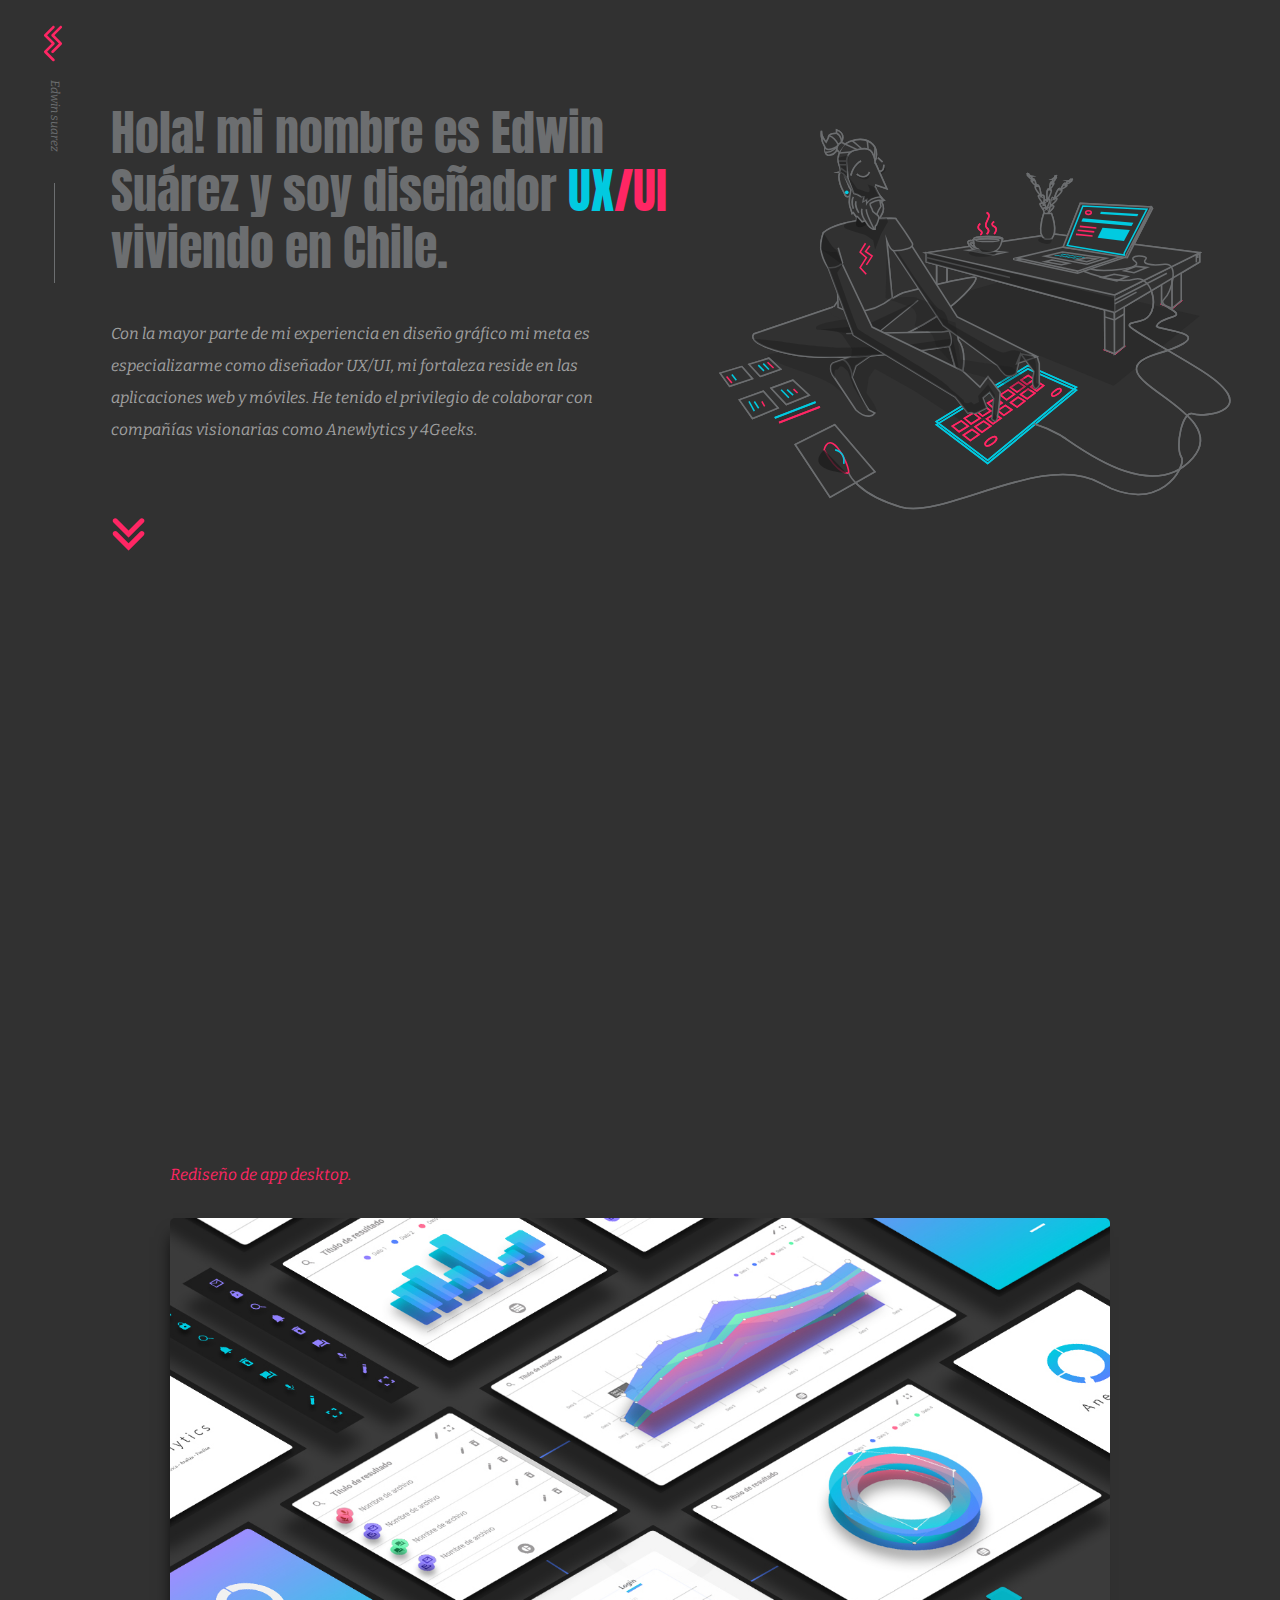
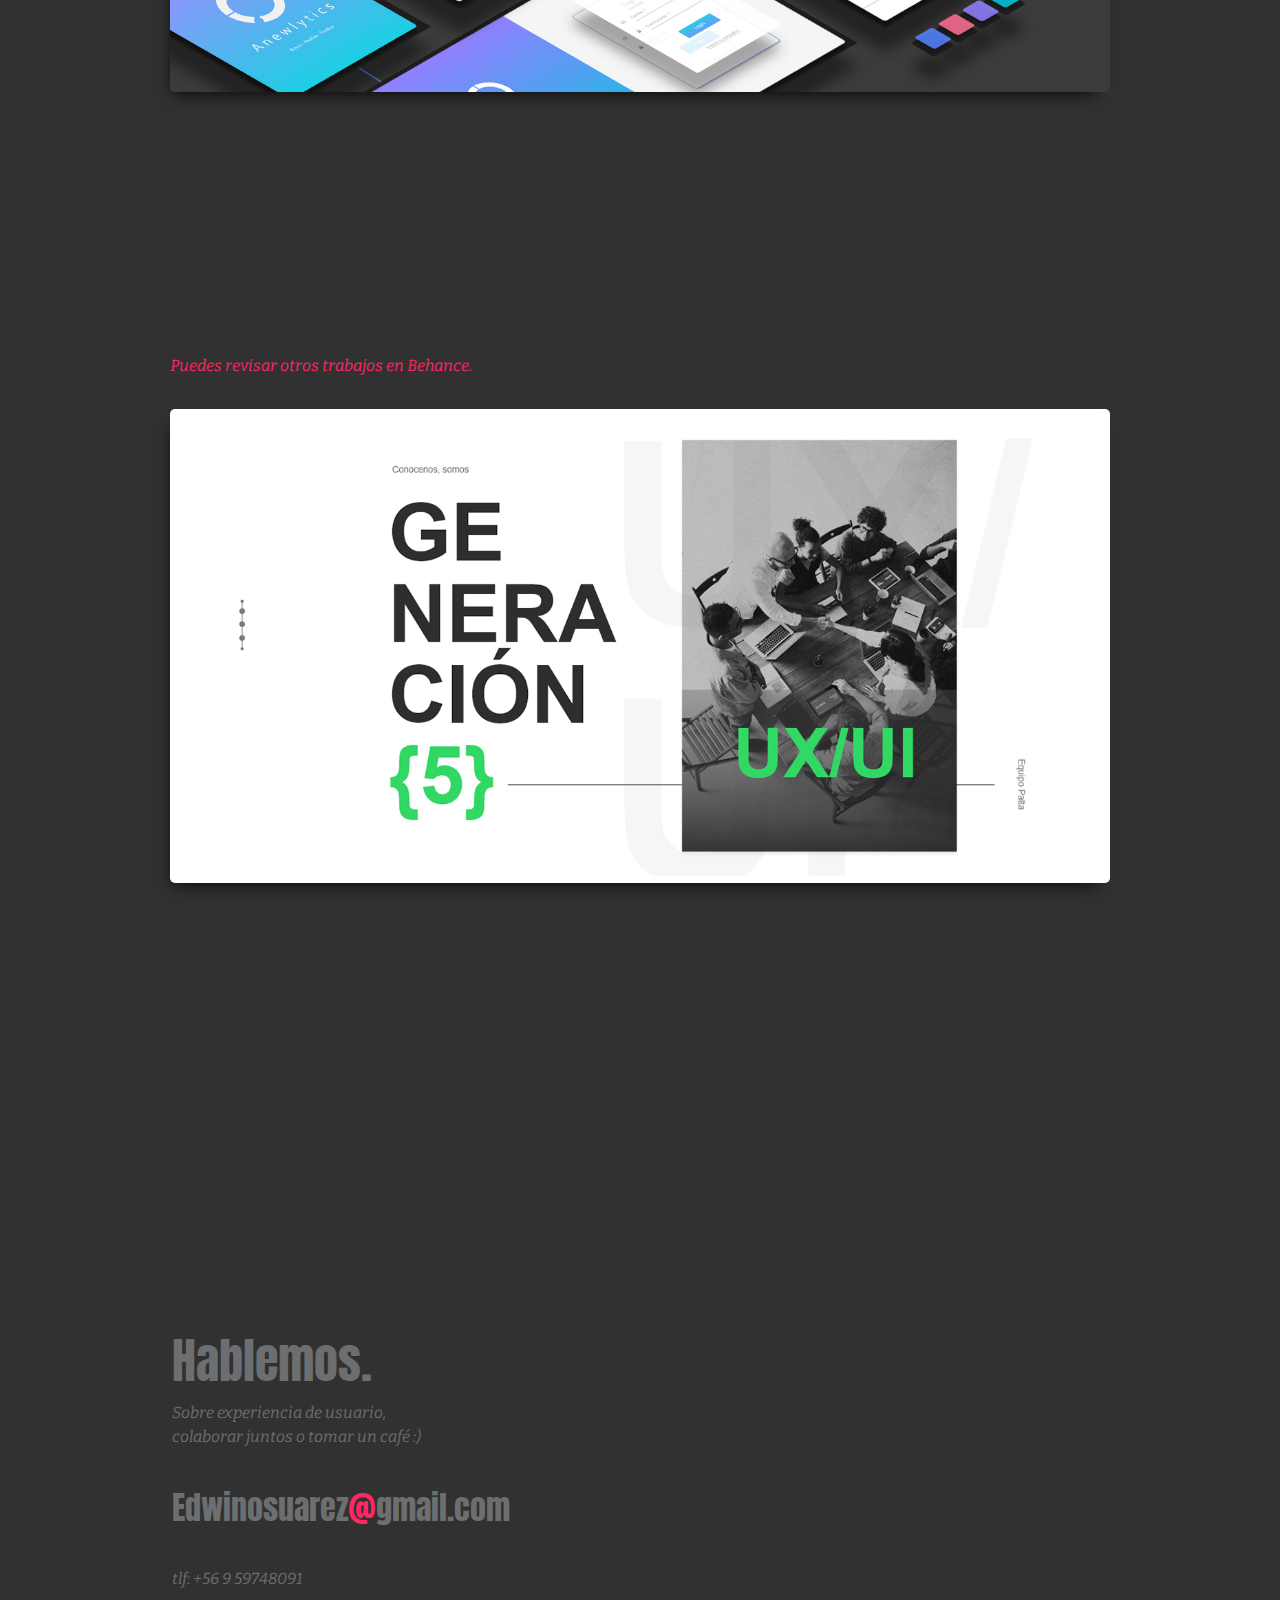
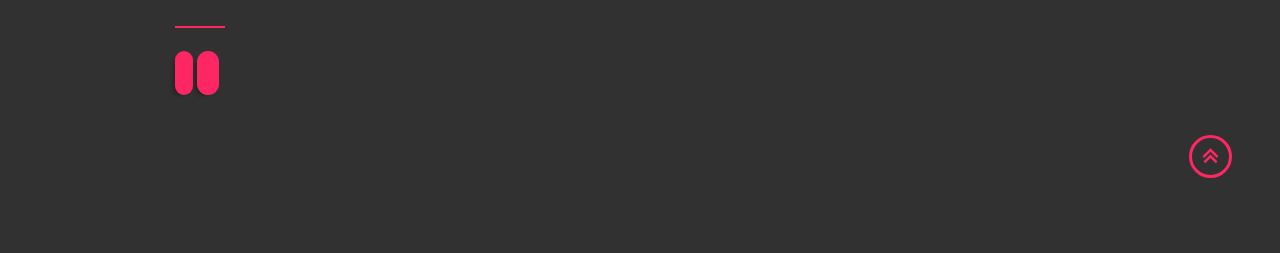
<file: index.html>
<!DOCTYPE html>
<html lang="es">

<head>
    <title>Portafolio-ES</title>
    <meta charset="UTF-8">
    <meta name="viewport" content="width=device-width, initial-scale=1.0">
    <meta http-equiv="X-UA-Compatible" content="ie=edge">
    <!--Google fonts-->
    <link href="https://fonts.googleapis.com/css?family=Anton|Bitter:400,400i,700&display=swap" rel="stylesheet">
    <!--Font Awesome-->
    <link rel="stylesheet" href="https://use.fontawesome.com/releases/v5.6.3/css/all.css"
        integrity="sha384-UHRtZLI+pbxtHCWp1t77Bi1L4ZtiqrqD80Kn4Z8NTSRyMA2Fd33n5dQ8lWUE00s/" crossorigin="anonymous">
    <!--Styles.css-->
    <link rel="stylesheet" href="assets/css/main.css">
</head>

<body>
    <div class="bg-color">
        <header class="header container-fluid">
            <nav class="header__nav navbar  fixed-top navbar-light">
                <a class="header__logo navbar-brand" href="#home">
                    <svg version="1.1" id="Layer_1" xmlns="http://www.w3.org/2000/svg"
                        xmlns:xlink="http://www.w3.org/1999/xlink" x="0px" y="0px" viewBox="0 0 43 80"
                        style="enable-background:new 0 0 43 80;" xml:space="preserve">
                        <g id="Home_page_high_V1.0_6_1_">
                            <g id="Grupo_6_1_" transform="translate(-143.774 -43.582)">
                                <path id="Unión_2_1_" class="st0"
                                    d="M184,50.1l-15.6,15.6L183.6,81c1.3,0.9,1.6,2.7,0.8,4c-0.2,0.3-0.5,0.6-0.8,0.8l-17.2,17.2
                                           c-1.1,1.1-2.9,1.1-4,0c-1.1-1.1-1.1-2.9,0-4L178,83.3l-15.2-15.2c-1.3-0.9-1.6-2.7-0.8-4c0.2-0.3,0.5-0.6,0.8-0.8l17.2-17.2
                                           c1.1-1.1,2.9-1.1,4,0C185.1,47.3,185.1,49,184,50.1C184,50.1,184,50.1,184,50.1z" />
                                <path id="Unión_3_1_" class="st0"
                                    d="M145.8,101.3c0-0.9,0.5-1.8,1.2-2.4l15.4-15.4L147,68.1c-1.3-0.9-1.6-2.7-0.8-4
                                           c0.2-0.3,0.5-0.6,0.8-0.8l17.1-17.1c1-1,2.5-1.2,3.7-0.4c1.5,1,1.6,3.1,0.4,4.3l-15.6,15.6l15.6,15.6c1.1,1.2,1.1,3,0,4.3
                                           l-15.6,15.6l15.6,15.6c1.1,1.1,1.1,2.9,0,4c-1.1,1.1-2.9,1.1-4,0L147,103.6C146.2,103.1,145.8,102.2,145.8,101.3L145.8,101.3z" />
                            </g>
                        </g>
                    </svg>
                </a>

                <div id="myNav" class="overlay">
                    <a href="javascript:void(0)" class="closebtn" onclick="closeNav()">
                        <i class="menu-icon-close fas fa-times"></i>
                        <span class="hamburger-inner"></span>
                        </span>
                        </button></a>
                    <div class="overlay-content">
                        <a href="index.html">TRABAJOS</a>
                        <a href="html/profile.html">SOBRE</a>
                        <a href="html/contacto.html">CONTACTO</a>
                    </div>
                </div>
                <span style="font-size:30px;cursor:pointer" onclick="openNav()">
                    <i class="menu-icon-burguer fas fa-bars"></i>
                </span>
            </nav>
        </header>

        <section class="name d-none d-lg-block">
            <p class="name__p">Edwin suarez</p>
            <div class="name__line"></div>
        </section>
        <!--<div class="back-button index-button">
            <i class="fas fa-comment-alt"></i>
        </div>-->
        <section class="home container panel" data-color="indigo" id="home">
            <h1 class=" home__h1 col-sm-12 col-md-7">Hola! mi nombre es Edwin Suárez y soy diseñador <span
                    class="home__ui-ux"><span style="color: #01CAE0;">UX</span>/UI</span> viviendo en Chile.</h1>
            <p class="home__p col-sm-12 col-md-6">Con la mayor parte de mi experiencia en diseño gráfico mi meta es
                especializarme como diseñador UX/UI, mi
                fortaleza reside en las aplicaciones web y móviles. He tenido el privilegio de colaborar con
                compañías visionarias como Anewlytics y 4Geeks.
            </p>
            <!--<div class="home__linea"></div>
        <div class="home__button row">
            <button type="button" class="button btn btn-outline-dark">Descargar CV</button>
            <button type="button" class="button btn btn-dark">Ver Trabajos</button>
        </div>
        <div class="home__works-tittle-line-f"></div>-->
            <a href="#works"> <svg class="home__down-icon" version="1.1" id="Layer_1" xmlns="http://www.w3.org/2000/svg"
                    xmlns:xlink="http://www.w3.org/1999/xlink" x="0px" y="0px" viewBox="0 0 35.7 36.3"
                    style="enable-background:new 0 0 35.7 36.3;" xml:space="preserve">
                    <style type="text/css">
                    </style>
                    <path class="st0" d="M33.3,3L33.3,3c-1-1-2.7-1-3.7,0L17.9,14.7L6.2,3c-1-1-2.7-1-3.7,0v0c-1,1-1,2.7,0,3.7L17.8,22c0,0,0.1,0,0.1,0
	c0,0,0.1,0,0.1,0L33.3,6.7C34.4,5.6,34.4,4,33.3,3z" />
                    <path class="st0" d="M33.3,16.1L33.3,16.1c-1-1-2.7-1-3.7,0L17.9,27.8L6.2,16.1c-1-1-2.7-1-3.7,0v0c-1,1-1,2.7,0,3.7l15.3,15.3
	c0,0,0.1,0,0.1,0c0,0,0.1,0,0.1,0l15.3-15.3C34.4,18.7,34.4,17.1,33.3,16.1z" />
                </svg></a>
        </section>
    </div>
    <section class="work__bg container-fluid panel" data-color="white" id="works">
        <!--   <svg version="1.1" id="Layer_1" xmlns="http://www.w3.org/2000/svg" xmlns:xlink="http://www.w3.org/1999/xlink" x="0px" y="0px"
            viewBox="0 0 1799 672" style="enable-background:new 0 0 1799 672;" xml:space="preserve">
       <rect y="307" width="173" height="51"/>
       <g>
           <path d="M1191.5,50.5v132c0,24.1,4,41.3,12.1,51.4c8,10.1,22.1,15.2,42,15.2c21.1,0,35.2-5.6,42.5-16.9c7.2-11.2,10.8-29.9,10.8-56
               V50.5L1266.4,38V3.5l128.2-2.1V38l-31.2,12.5v125.7c0,41.6-9.2,72.6-27.5,93c-18.3,20.4-49.1,30.6-92.4,30.6
               c-41.1,0-70.8-9.4-89.1-28.3c-18.3-18.9-27.5-48.6-27.5-89.1v-132L1095.7,38V3.5L1224,1.4V38L1191.5,50.5z"/>
           <path d="M1535.8,258.7v36.2h-123.6v-36.2l25.8-8.7l84.1-102.4l-77.4-101.6l-24.1-7.9V3.5l124.9-2.1V38l-20.8,7.1l42.9,57.9
               l40.8-56.2l-22.5-8.7V3.5l119.9-2.1V38l-27.5,8.3l-76.6,97.8l81.2,106.2l29.1,8.3v36.2h-129.1v-36.2l19.2-6.7l-45.8-62.4
               l-46.6,60.8L1535.8,258.7z"/>
           <path d="M1191.5,423.3v132c0,24.1,4,41.3,12.1,51.4c8,10.1,22.1,15.2,42,15.2c21.1,0,35.2-5.6,42.5-16.9
               c7.2-11.2,10.8-29.9,10.8-56V423.3l-32.5-12.5v-34.6l128.2-2.1v36.6l-31.2,12.5V549c0,41.6-9.2,72.6-27.5,93
               c-18.3,20.4-49.1,30.6-92.4,30.6c-41.1,0-70.8-9.4-89.1-28.3c-18.3-18.9-27.5-48.6-27.5-89.1v-132l-31.2-12.5v-34.6l128.2-2.1v36.6
               L1191.5,423.3z"/>
           <path d="M1549.5,631.5v36.2h-127v-36.2l31.2-10.4V423.3l-31.2-12.5v-34.6l127-2.1v36.6l-31.2,12.5v197.7L1549.5,631.5z"/>
       </g>
       </svg>-->

        <div class="work container">
            <!--<h3 class="work__works-title">Trabajos</h3>-->
            <h2 class="work__h2">ANEWLYTICS <span class="work__h2-span"><br>Rediseño de app desktop.</span></h2>
            <a href="html/anewlytics.html"><img class="work__img-anew col-sm-12 col-md-11"
                    src="assets/img/anewlytics.jpg" alt=""></a>
            <h2 class="work__h2">Behance<span class="work__h2-span"><br>Puedes revisar otros
                    trabajos en Behance.</span></h2>
            <a href="https://www.behance.net/edwinosuarb1f3" target="blank"><img
                    class="work__img-anew col-sm-12 col-md-11" src="assets/img/other.jpg" alt=""></a>

        </div>

    </section>
    <section class="contact container panel " data-color="indigo">
        <div class="row">
            <div class="col-sm-12 col-md-6">
                <h2 class="contact__h2">Hablemos.</h2>
                <p class="contact__p">Sobre experiencia de usuario,<br> colaborar juntos o tomar un café :)</p>
                <!--<div class="contact__line"></div>-->
                <a href="mailto:edwinosuarez@gmail.com">
                    <p class="contact__mail">Edwinosuarez<span>@</span>gmail.com</p>
                </a>
                <p>tlf: +56 9 59748091</p>
                <div class="contact__line"></div>
                <ul class="contact__iconos-rrss">
                    <li><a href="https://www.behance.net/edwinosuarb1f3" target="blank"><i
                                class="fab fa-behance"></i></a>
                    </li>
                    <li><a href="https://www.linkedin.com/in/suarezedwin/" target="blank"><i
                                class="fab fa-linkedin-in"></i></a>
                    </li>
                </ul>
            </div>
            
        </div>


    </section>
    <footer class="footer container-fluid">
        <div class="footer__rotate">
            <a class="navbar-brand" href="#home"> <svg class="footer__down-icon" version="1.1" id="Layer_1"
                    xmlns="http://www.w3.org/2000/svg" xmlns:xlink="http://www.w3.org/1999/xlink" x="0px" y="0px"
                    viewBox="0 0 35.7 36.3" style="enable-background:new 0 0 35.7 36.3;" xml:space="preserve">
                    <style type="text/css">
                    </style>
                    <path class="st0" d="M33.3,3L33.3,3c-1-1-2.7-1-3.7,0L17.9,14.7L6.2,3c-1-1-2.7-1-3.7,0v0c-1,1-1,2.7,0,3.7L17.8,22c0,0,0.1,0,0.1,0
                c0,0,0.1,0,0.1,0L33.3,6.7C34.4,5.6,34.4,4,33.3,3z" />
                    <path class="st0" d="M33.3,16.1L33.3,16.1c-1-1-2.7-1-3.7,0L17.9,27.8L6.2,16.1c-1-1-2.7-1-3.7,0v0c-1,1-1,2.7,0,3.7l15.3,15.3
                c0,0,0.1,0,0.1,0c0,0,0.1,0,0.1,0l15.3-15.3C34.4,18.7,34.4,17.1,33.3,16.1z" />
                </svg>
            </a>
        </div>
    </footer>



    <!--Jquery 3.3.1-->
    <script src="https://code.jquery.com/jquery-3.3.1.slim.min.js"
        integrity="sha384-q8i/X+965DzO0rT7abK41JStQIAqVgRVzpbzo5smXKp4YfRvH+8abtTE1Pi6jizo"
        crossorigin="anonymous"></script>

    <!--Popper JS 1.14-->
    <script src="https://cdnjs.cloudflare.com/ajax/libs/popper.js/1.14.7/umd/popper.min.js"
        integrity="sha384-UO2eT0CpHqdSJQ6hJty5KVphtPhzWj9WO1clHTMGa3JDZwrnQq4sF86dIHNDz0W1"
        crossorigin="anonymous"></script>
    <!--Bootstrap JS 4.2.1-->
    <script src="https://stackpath.bootstrapcdn.com/bootstrap/4.3.1/js/bootstrap.min.js"
        integrity="sha384-JjSmVgyd0p3pXB1rRibZUAYoIIy6OrQ6VrjIEaFf/nJGzIxFDsf4x0xIM+B07jRM"
        crossorigin="anonymous"></script>
    <script src="assets/js/script.js"></script>
</body>

</html>
</file>
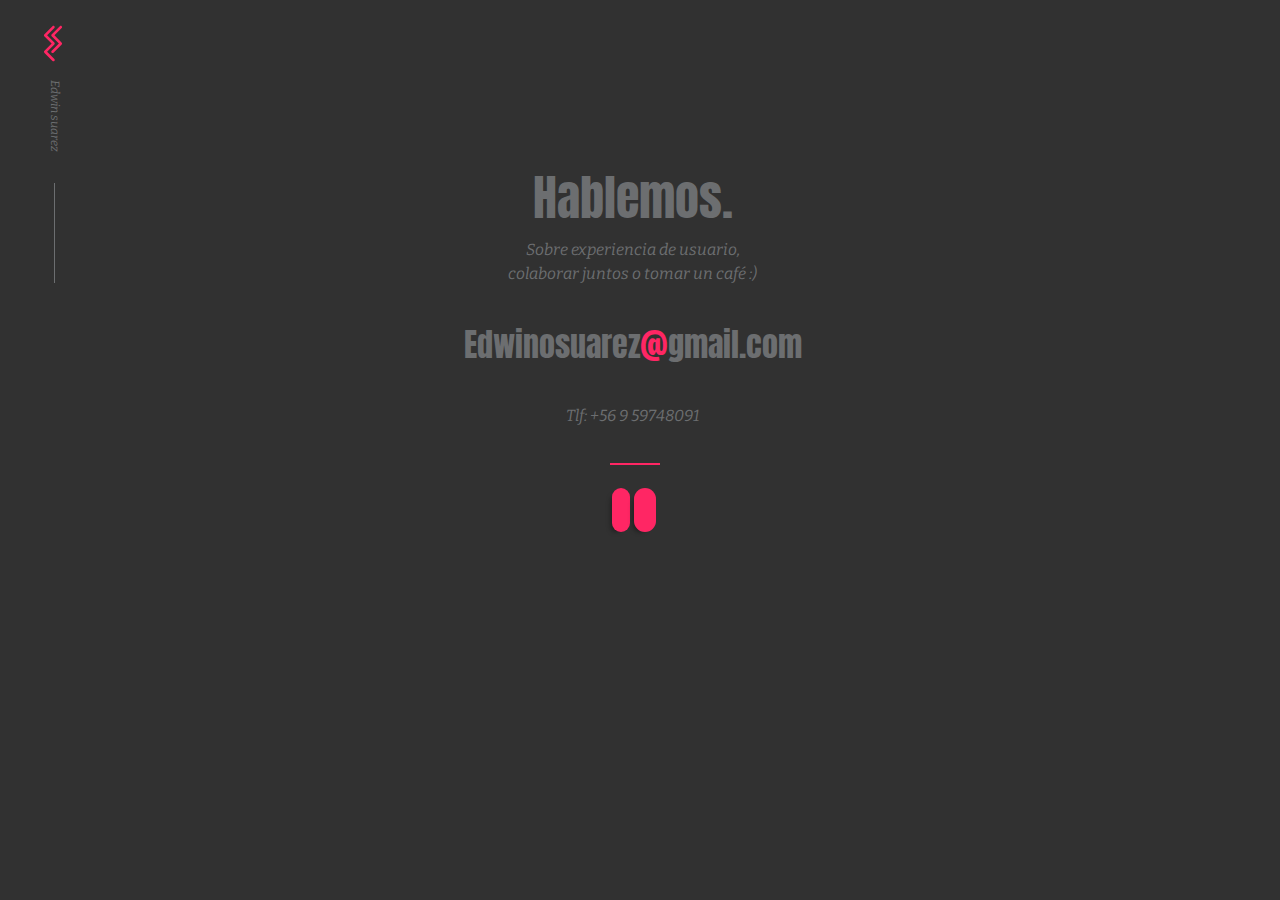
<file: html/contacto.html>
<!DOCTYPE html>
<html lang="es">

<head>
    <title>Portafolio-ES</title>
    <meta charset="UTF-8">
    <meta name="viewport" content="width=device-width, initial-scale=1.0">
    <meta http-equiv="X-UA-Compatible" content="ie=edge">
    <!--Google fonts-->
    <link href="https://fonts.googleapis.com/css?family=Anton|Bitter:400,400i,700&display=swap" rel="stylesheet">
    <!--Font Awesome-->
    <link rel="stylesheet" href="https://use.fontawesome.com/releases/v5.6.3/css/all.css"
        integrity="sha384-UHRtZLI+pbxtHCWp1t77Bi1L4ZtiqrqD80Kn4Z8NTSRyMA2Fd33n5dQ8lWUE00s/" crossorigin="anonymous">
    <!--Styles.css-->
    <link rel="stylesheet" href="../assets/css/main.css">
</head>

<body>
    <div class="contact-page-bg">
        <header class="header container-fluid">
            <nav class="header__nav navbar  fixed-top navbar-light">
                <a class="header__logo navbar-brand" href="../index.html">
                    <svg version="1.1" id="Layer_1" xmlns="http://www.w3.org/2000/svg"
                        xmlns:xlink="http://www.w3.org/1999/xlink" x="0px" y="0px" viewBox="0 0 43 80"
                        style="enable-background:new 0 0 43 80;" xml:space="preserve">
                        <g id="Home_page_high_V1.0_6_1_">
                            <g id="Grupo_6_1_" transform="translate(-143.774 -43.582)">
                                <path id="Unión_2_1_" class="st0"
                                    d="M184,50.1l-15.6,15.6L183.6,81c1.3,0.9,1.6,2.7,0.8,4c-0.2,0.3-0.5,0.6-0.8,0.8l-17.2,17.2
                                               c-1.1,1.1-2.9,1.1-4,0c-1.1-1.1-1.1-2.9,0-4L178,83.3l-15.2-15.2c-1.3-0.9-1.6-2.7-0.8-4c0.2-0.3,0.5-0.6,0.8-0.8l17.2-17.2
                                               c1.1-1.1,2.9-1.1,4,0C185.1,47.3,185.1,49,184,50.1C184,50.1,184,50.1,184,50.1z" />
                                <path id="Unión_3_1_" class="st0"
                                    d="M145.8,101.3c0-0.9,0.5-1.8,1.2-2.4l15.4-15.4L147,68.1c-1.3-0.9-1.6-2.7-0.8-4
                                               c0.2-0.3,0.5-0.6,0.8-0.8l17.1-17.1c1-1,2.5-1.2,3.7-0.4c1.5,1,1.6,3.1,0.4,4.3l-15.6,15.6l15.6,15.6c1.1,1.2,1.1,3,0,4.3
                                               l-15.6,15.6l15.6,15.6c1.1,1.1,1.1,2.9,0,4c-1.1,1.1-2.9,1.1-4,0L147,103.6C146.2,103.1,145.8,102.2,145.8,101.3L145.8,101.3z" />
                            </g>
                        </g>
                    </svg>
                </a>

                <div id="myNav" class="overlay">
                    <a href="javascript:void(0)" class="closebtn" onclick="closeNav()">
                        <i class="menu-icon-close fas fa-times"></i>
                        <span class="hamburger-inner"></span>
                        </span>
                        </button></a>
                    <div class="overlay-content">
                        <a href="../index.html">TRABAJOS</a>
                        <a href="profile.html">SOBRE</a>
                        <a href="contacto.html">CONTACTO</a>
                    </div>
                </div>
                <span style="font-size:30px;cursor:pointer" onclick="openNav()">
                    <i class="menu-icon-burguer fas fa-bars"></i>
                </span>
            </nav>
        </header>
        <section class="name d-none d-lg-block">
            <p class="name__p">Edwin suarez</p>
            <div class="name__line"></div>
        </section>
        <section class="contact contact-page container panel" data-color="white">
            <h2 class="contact__h2">Hablemos.</h2>
            <p class="contact__p">Sobre experiencia de usuario,<br> colaborar juntos o tomar un café :)</p>
            <!--<div class="contact__line"></div>-->
            <a href="mailto:edwinosuarez@gmail.com"><p class="contact__mail" style="color: #6C6E70;">Edwinosuarez<span>@</span>gmail.com</p></a>
            <p>Tlf: +56 9 59748091</p>
            <div class="contact__line contacto-page-line"></div>
            <ul class="contact__iconos-rrss">
                <li><a href="https://www.behance.net/edwinosuarb1f3" target="blank"><i class="fab fa-behance"></i></a>
                </li>
                <li><a href="https://www.linkedin.com/in/suarezedwin/" target="blank"><i
                            class="fab fa-linkedin-in"></i></a>
                </li>
            </ul>
            
        </section>
    </div>
</body>

<!--Jquery 3.3.1-->
<script src="https://code.jquery.com/jquery-3.3.1.slim.min.js"
    integrity="sha384-q8i/X+965DzO0rT7abK41JStQIAqVgRVzpbzo5smXKp4YfRvH+8abtTE1Pi6jizo"
    crossorigin="anonymous"></script>

<!--Popper JS 1.14-->
<script src="https://cdnjs.cloudflare.com/ajax/libs/popper.js/1.14.7/umd/popper.min.js"
    integrity="sha384-UO2eT0CpHqdSJQ6hJty5KVphtPhzWj9WO1clHTMGa3JDZwrnQq4sF86dIHNDz0W1"
    crossorigin="anonymous"></script>
<!--Bootstrap JS 4.2.1-->
<script src="https://stackpath.bootstrapcdn.com/bootstrap/4.3.1/js/bootstrap.min.js"
    integrity="sha384-JjSmVgyd0p3pXB1rRibZUAYoIIy6OrQ6VrjIEaFf/nJGzIxFDsf4x0xIM+B07jRM"
    crossorigin="anonymous"></script>
<script src="../assets/js/script.js"></script>
</body>

</html>
</file>
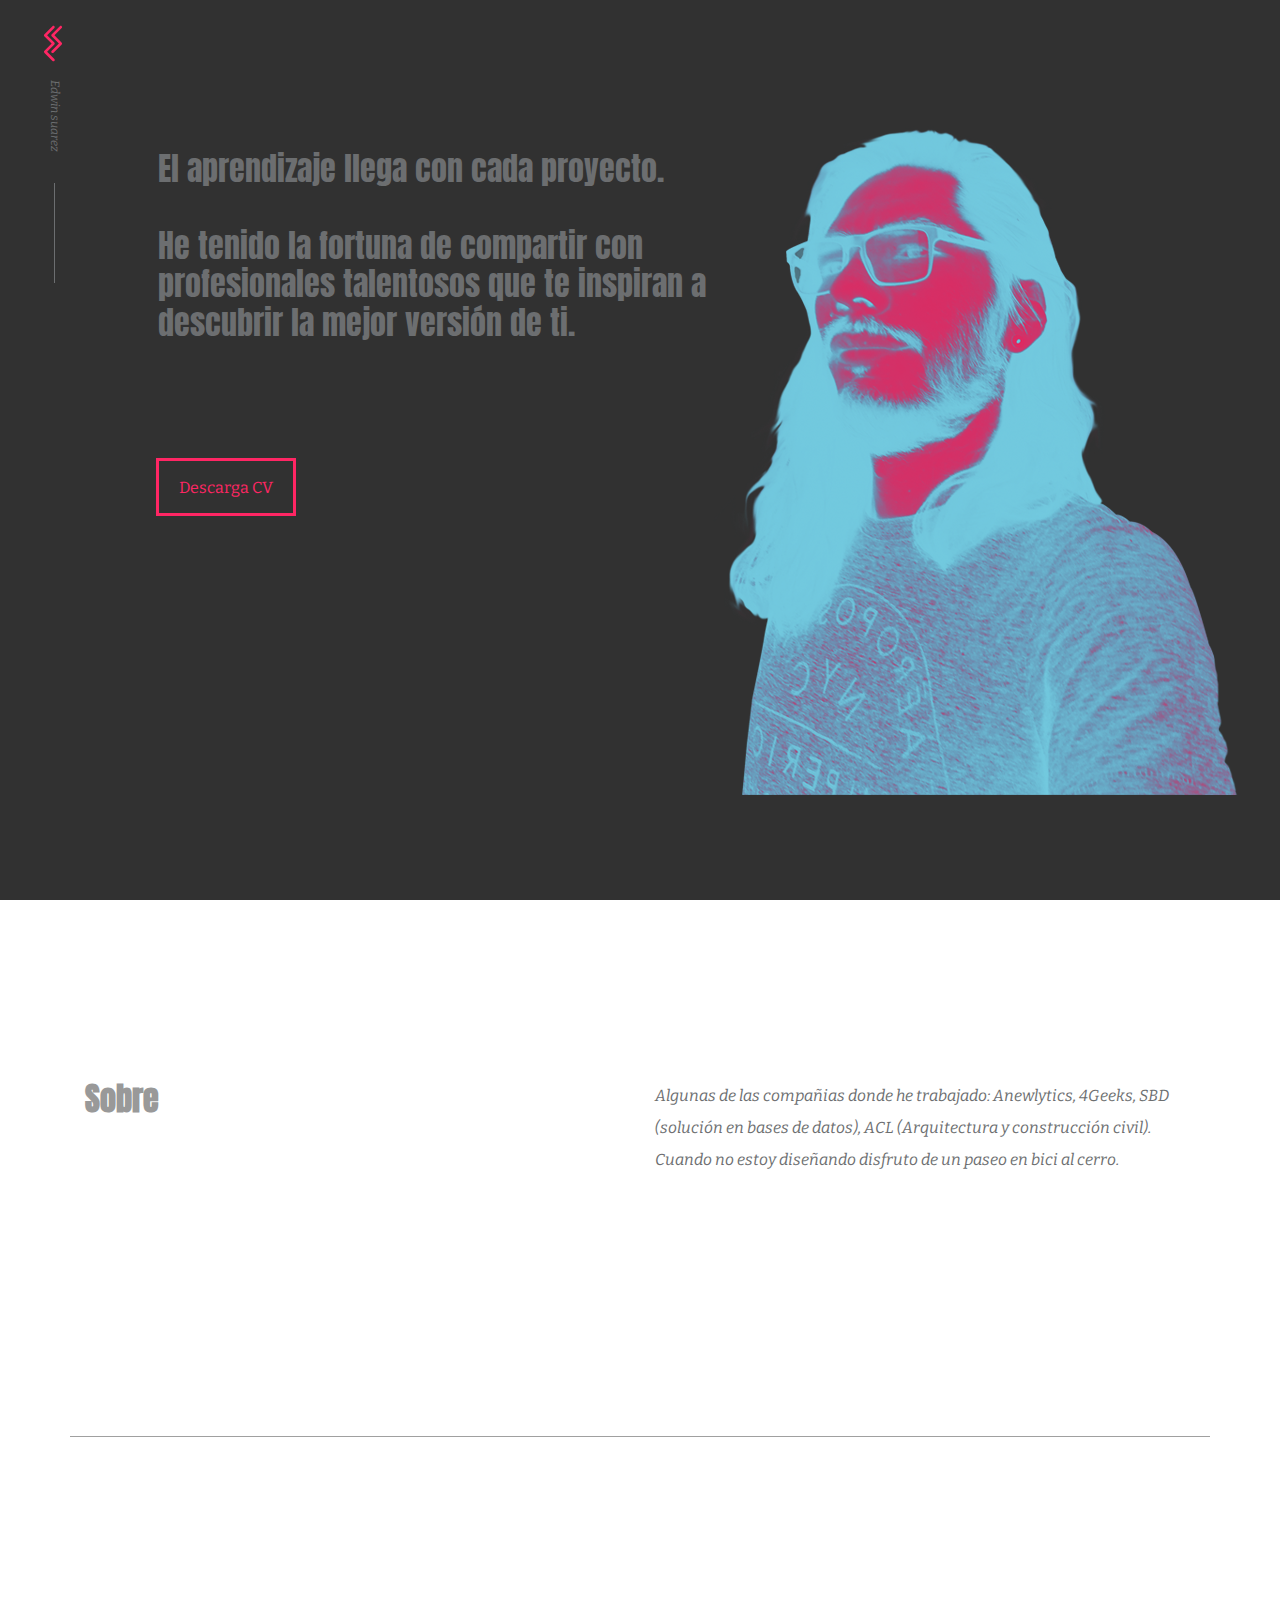
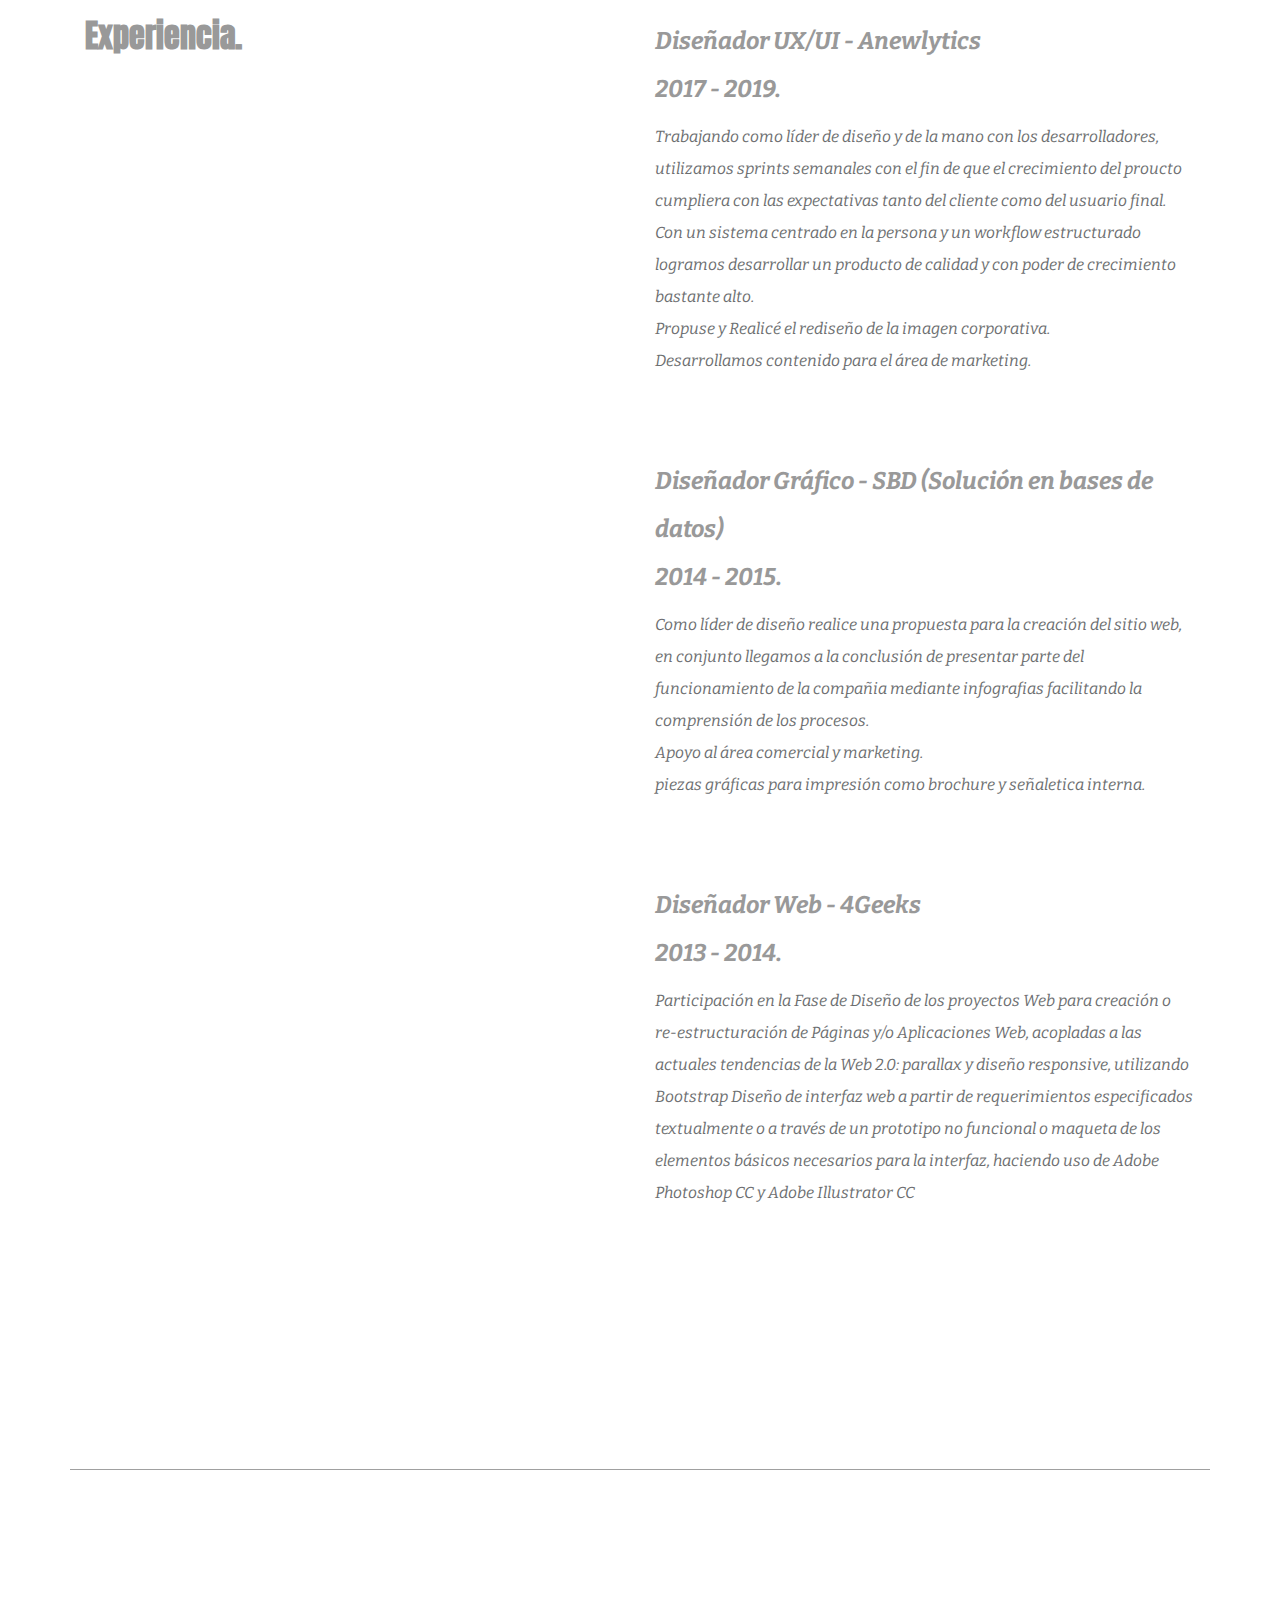
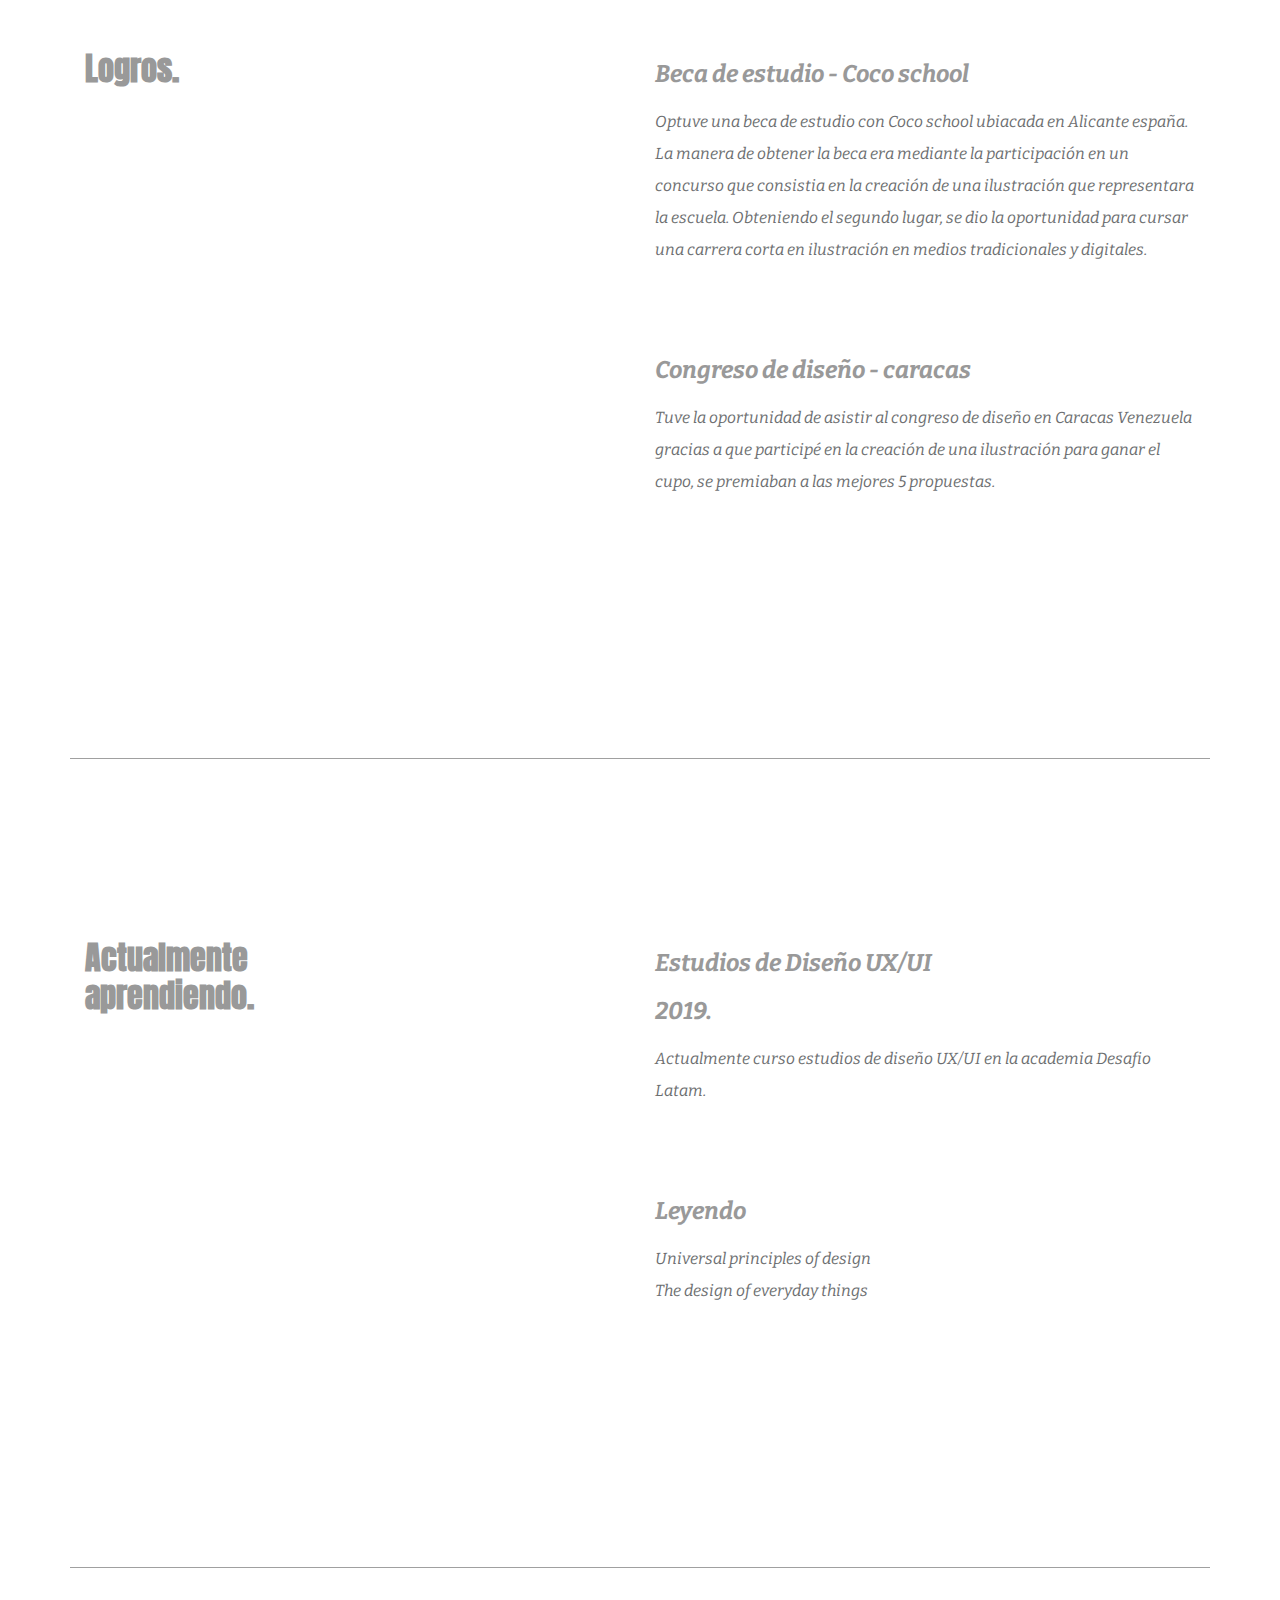
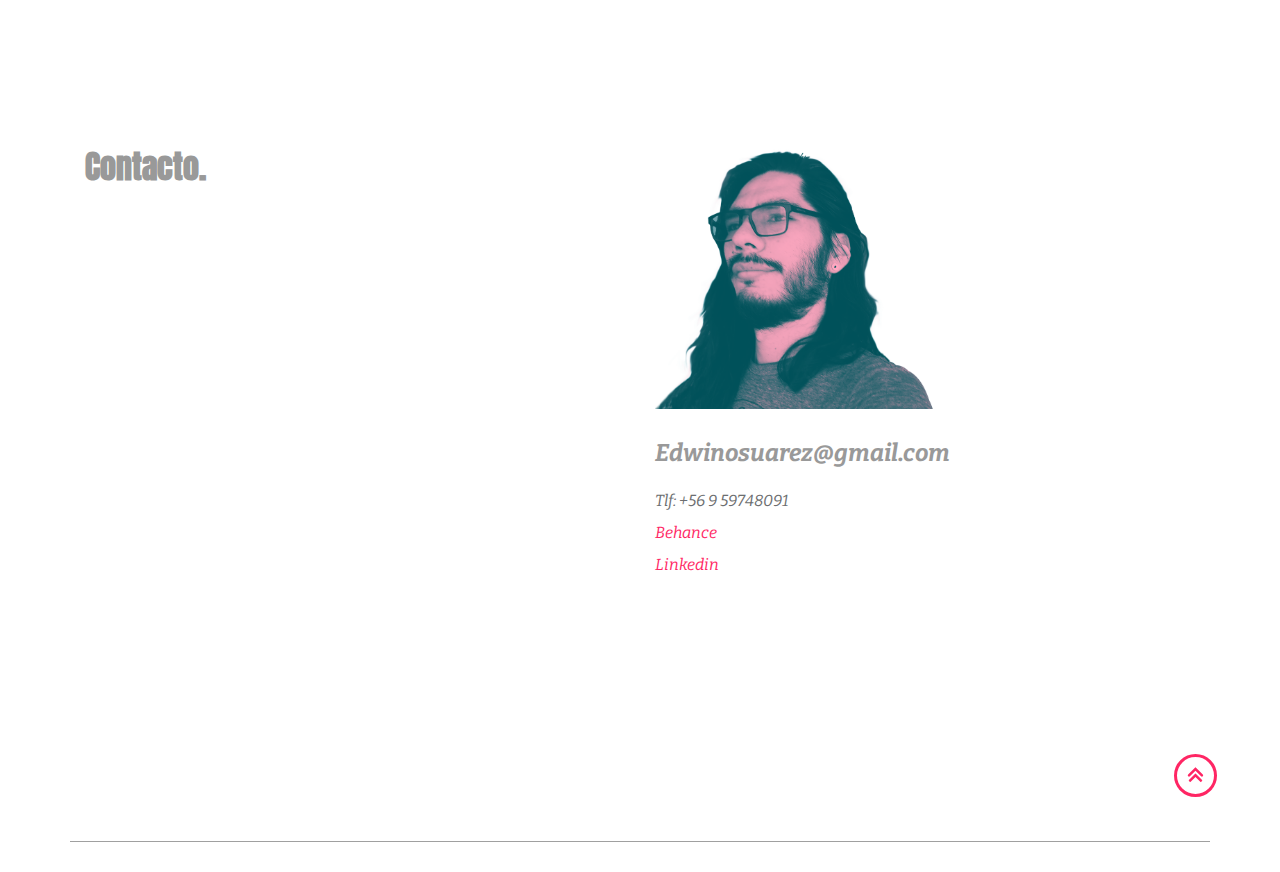
<file: html/profile.html>
<!DOCTYPE html>
<html lang="es">

<head>
    <title>Portafolio-ES - Perfil</title>
    <meta charset="UTF-8">
    <meta name="viewport" content="width=device-width, initial-scale=1.0">
    <meta http-equiv="X-UA-Compatible" content="ie=edge">
    <!--Google fonts-->
    <link href="https://fonts.googleapis.com/css?family=Anton|Bitter:400,400i,700&display=swap" rel="stylesheet">
    <!--Font Awesome-->
    <link rel="stylesheet" href="https://use.fontawesome.com/releases/v5.6.3/css/all.css"
        integrity="sha384-UHRtZLI+pbxtHCWp1t77Bi1L4ZtiqrqD80Kn4Z8NTSRyMA2Fd33n5dQ8lWUE00s/" crossorigin="anonymous">
    <!--Styles.css-->
    <link rel="stylesheet" href="../assets/css/main.css">
</head>

<body>
    <header class="header container-fluid">
        <nav class="header__nav navbar  fixed-top navbar-light">
            <a class="header__logo navbar-brand" href="../index.html">
                <svg version="1.1" id="Layer_1" xmlns="http://www.w3.org/2000/svg"
                    xmlns:xlink="http://www.w3.org/1999/xlink" x="0px" y="0px" viewBox="0 0 43 80"
                    style="enable-background:new 0 0 43 80;" xml:space="preserve">
                    <g id="Home_page_high_V1.0_6_1_">
                        <g id="Grupo_6_1_" transform="translate(-143.774 -43.582)">
                            <path id="Unión_2_1_" class="st0"
                                d="M184,50.1l-15.6,15.6L183.6,81c1.3,0.9,1.6,2.7,0.8,4c-0.2,0.3-0.5,0.6-0.8,0.8l-17.2,17.2
                                                           c-1.1,1.1-2.9,1.1-4,0c-1.1-1.1-1.1-2.9,0-4L178,83.3l-15.2-15.2c-1.3-0.9-1.6-2.7-0.8-4c0.2-0.3,0.5-0.6,0.8-0.8l17.2-17.2
                                                           c1.1-1.1,2.9-1.1,4,0C185.1,47.3,185.1,49,184,50.1C184,50.1,184,50.1,184,50.1z" />
                            <path id="Unión_3_1_" class="st0"
                                d="M145.8,101.3c0-0.9,0.5-1.8,1.2-2.4l15.4-15.4L147,68.1c-1.3-0.9-1.6-2.7-0.8-4
                                                           c0.2-0.3,0.5-0.6,0.8-0.8l17.1-17.1c1-1,2.5-1.2,3.7-0.4c1.5,1,1.6,3.1,0.4,4.3l-15.6,15.6l15.6,15.6c1.1,1.2,1.1,3,0,4.3
                                                           l-15.6,15.6l15.6,15.6c1.1,1.1,1.1,2.9,0,4c-1.1,1.1-2.9,1.1-4,0L147,103.6C146.2,103.1,145.8,102.2,145.8,101.3L145.8,101.3z" />
                        </g>
                    </g>
                </svg>
            </a>
            <div id="myNav" class="overlay">
                <a href="javascript:void(0)" class="closebtn" onclick="closeNav()">
                    <i class="fas fa-times"></i>
                    <span class="hamburger-inner"></span>
                    </span>
                    </button></a>
                <div class="overlay-content">
                    <a href="../index.html">TRABAJOS</a>
                    <a href="profile.html">SOBRE</a>
                    <a href="contacto.html">CONTACTO</a>
                </div>
            </div>
            <span style="font-size:30px;cursor:pointer" onclick="openNav()">
                <i class="menu-icon-burguer fas fa-bars"></i>
            </span>
        </nav>
    </header>
    <section class="name-anew d-none d-lg-block">
        <p class="name__p">Edwin suarez</p>
        <div class="name__line"></div>
    </section>
    <section class="container-fluid profile" data-color="indigo" id="home">
        <div class="profile__bg">
            <div class="col-sm-12 col-md-7">
                <h1>El aprendizaje llega con cada proyecto. <br><br> He tenido la fortuna de compartir con profesionales
                    talentosos que te inspiran a descubrir la mejor versión de ti.</h1>
            </div>
            <div class="profile__cta">
                <a href="../assets/img/EdwinSuarezCV.pdf" target="blank">Descarga CV</a>
            </div>
        </div>
    </section>

    <section class="container-fluid profile__description" data-color="white" id="works">
        <div class="container profile__description">
            <div class="row profile__description__no-fluid-cont">
                <div class="col-sm-12 col-md-6">
                    <h2>Sobre</h2>
                </div>
                <div class="col-sm-12 col-md-6">
                    <p>Algunas de las compañias donde he trabajado: Anewlytics, 4Geeks, SBD (solución en bases de
                        datos), ACL (Arquitectura y construcción civil). <br> Cuando no estoy diseñando disfruto de un
                        paseo en bici al cerro.</p>
                </div>
            </div>
            <div class="row profile__description__no-fluid-cont">
                <div class="col-sm-12 col-md-6">
                    <h2>Experiencia.</h2>
                </div>
                <div class="col-sm-12 col-md-6">
                    <h3>Diseñador UX/UI - Anewlytics <br> 2017 - 2019.</h3>
                    <p>Trabajando como líder de diseño y de la mano con los desarrolladores, utilizamos sprints
                        semanales con el fin de que el crecimiento del proucto cumpliera con las expectativas tanto del
                        cliente como del usuario final. <br> Con un sistema centrado en la persona y un workflow
                        estructurado logramos desarrollar un producto de calidad y con poder de crecimiento bastante
                        alto. <br>Propuse y Realicé el rediseño de la imagen corporativa.<br>Desarrollamos contenido
                        para
                        el área de marketing.</p>
                </div>
                <div class="col-sm-12 col-md-6"></div>
                <div class="col-sm-12 col-md-6">
                    <h3>Diseñador Gráfico - SBD (Solución en bases de datos)<br> 2014 - 2015.</h3>
                    <p>Como líder de diseño realice una propuesta para la creación del sitio web, en
                        conjunto llegamos a la conclusión de presentar parte del funcionamiento de la compañia mediante
                        infografias facilitando la comprensión de los procesos. <br>Apoyo al área comercial y marketing.
                        <br>piezas gráficas para impresión como brochure y señaletica interna.</p>
                </div>
                <div class="col-sm-12 col-md-6"></div>
                <div class="col-sm-12 col-md-6">
                    <h3>Diseñador Web - 4Geeks<br> 2013 - 2014.</h3>
                    <p>Participación en la Fase de Diseño de los proyectos Web para creación o re-estructuración de
                        Páginas y/o
                        Aplicaciones Web, acopladas a las actuales tendencias de la Web 2.0: parallax y diseño
                        responsive,
                        utilizando Bootstrap
                        Diseño de interfaz web a partir de requerimientos especificados textualmente o a través de un
                        prototipo
                        no funcional o maqueta de los elementos básicos necesarios para la interfaz, haciendo uso de
                        Adobe
                        Photoshop CC y Adobe Illustrator CC</p>
                </div>
            </div>
            <div class="row profile__description__no-fluid-cont">
                <div class="col-sm-12 col-md-6">
                    <h2>Logros.</h2>
                </div>
                <div class="col-sm-12 col-md-6">
                    <h3>Beca de estudio - Coco school </h3>
                    <p>Optuve una beca de estudio con Coco school ubiacada en Alicante españa. La
                        manera de obtener la beca era mediante la participación en un concurso que consistia en la
                        creación
                        de una ilustración que representara la escuela. Obteniendo el segundo lugar, se dio la
                        oportunidad para cursar una carrera corta en ilustración
                        en medios tradicionales y digitales.</p>
                </div>
                <div class="col-sm-12 col-md-6">
                </div>
                <div class="col-sm-12 col-md-6">
                    <h3>Congreso de diseño - caracas </h3>
                    <p>Tuve la oportunidad de asistir al congreso de diseño en Caracas Venezuela gracias a que participé
                        en la creación de una ilustración para ganar el cupo, se premiaban a las mejores 5 propuestas.
                    </p>
                </div>
            </div>
            <div class="row profile__description__no-fluid-cont">
                <div class="col-sm-12 col-md-6">
                    <h2>Actualmente <br> aprendiendo.</h2>
                </div>
                <div class="col-sm-12 col-md-6">
                    <h3>Estudios de Diseño UX/UI<br>2019.</h3>
                    <p>Actualmente curso estudios de diseño UX/UI en la academia Desafio Latam.</p>
                </div>
                <div class="col-sm-12 col-md-6">
                </div>
                <div class="col-sm-12 col-md-6">
                    <h3>Leyendo</h3>
                    <p>Universal principles of design <br>The design of everyday things</p>
                </div>
            </div>
            <div class="row profile__description__no-fluid-cont">
                <div class="col-sm-12 col-md-6">
                    <h2>Contacto.</h2>
                </div>
                <div class="col-sm-12 col-md-6">
                    <img class="img-fluid" style="width: 279px;margin-bottom: 20px;" src="../assets/img/ed-perfil.png" alt="">
                    <h3>Edwinosuarez@gmail.com</h3>
                    <p>Tlf: +56 9 59748091 <br><a href="https://www.behance.net/edwinosuarb1f3"
                            target="blank">Behance</a> <br> <a href="https://www.linkedin.com/in/suarezedwin/"
                            target="blank">Linkedin</a> </p>
                </div>
            </div>
        </div>
        <footer class="footer container-fluid">
            <div class="footer__rotate">
                <a class="navbar-brand" href="#home"> <svg class="footer__down-icon" version="1.1" id="Layer_1"
                        xmlns="http://www.w3.org/2000/svg" xmlns:xlink="http://www.w3.org/1999/xlink" x="0px" y="0px"
                        viewBox="0 0 35.7 36.3" style="enable-background:new 0 0 35.7 36.3;" xml:space="preserve">
                        <style type="text/css">
                        </style>
                        <path class="st0" d="M33.3,3L33.3,3c-1-1-2.7-1-3.7,0L17.9,14.7L6.2,3c-1-1-2.7-1-3.7,0v0c-1,1-1,2.7,0,3.7L17.8,22c0,0,0.1,0,0.1,0
                    c0,0,0.1,0,0.1,0L33.3,6.7C34.4,5.6,34.4,4,33.3,3z" />
                        <path class="st0" d="M33.3,16.1L33.3,16.1c-1-1-2.7-1-3.7,0L17.9,27.8L6.2,16.1c-1-1-2.7-1-3.7,0v0c-1,1-1,2.7,0,3.7l15.3,15.3
                    c0,0,0.1,0,0.1,0c0,0,0.1,0,0.1,0l15.3-15.3C34.4,18.7,34.4,17.1,33.3,16.1z" />
                    </svg>
                </a>
            </div>
        </footer>
    </section>




    <!--Jquery 3.3.1-->
    <script src="https://code.jquery.com/jquery-3.3.1.slim.min.js"
        integrity="sha384-q8i/X+965DzO0rT7abK41JStQIAqVgRVzpbzo5smXKp4YfRvH+8abtTE1Pi6jizo"
        crossorigin="anonymous"></script>

    <!--Popper JS 1.14-->
    <script src="https://cdnjs.cloudflare.com/ajax/libs/popper.js/1.14.7/umd/popper.min.js"
        integrity="sha384-UO2eT0CpHqdSJQ6hJty5KVphtPhzWj9WO1clHTMGa3JDZwrnQq4sF86dIHNDz0W1"
        crossorigin="anonymous"></script>
    <!--Bootstrap JS 4.2.1-->
    <script src="https://stackpath.bootstrapcdn.com/bootstrap/4.3.1/js/bootstrap.min.js"
        integrity="sha384-JjSmVgyd0p3pXB1rRibZUAYoIIy6OrQ6VrjIEaFf/nJGzIxFDsf4x0xIM+B07jRM"
        crossorigin="anonymous"></script>
    <script src="../assets/js/script.js"></script>
</body>
</file>
